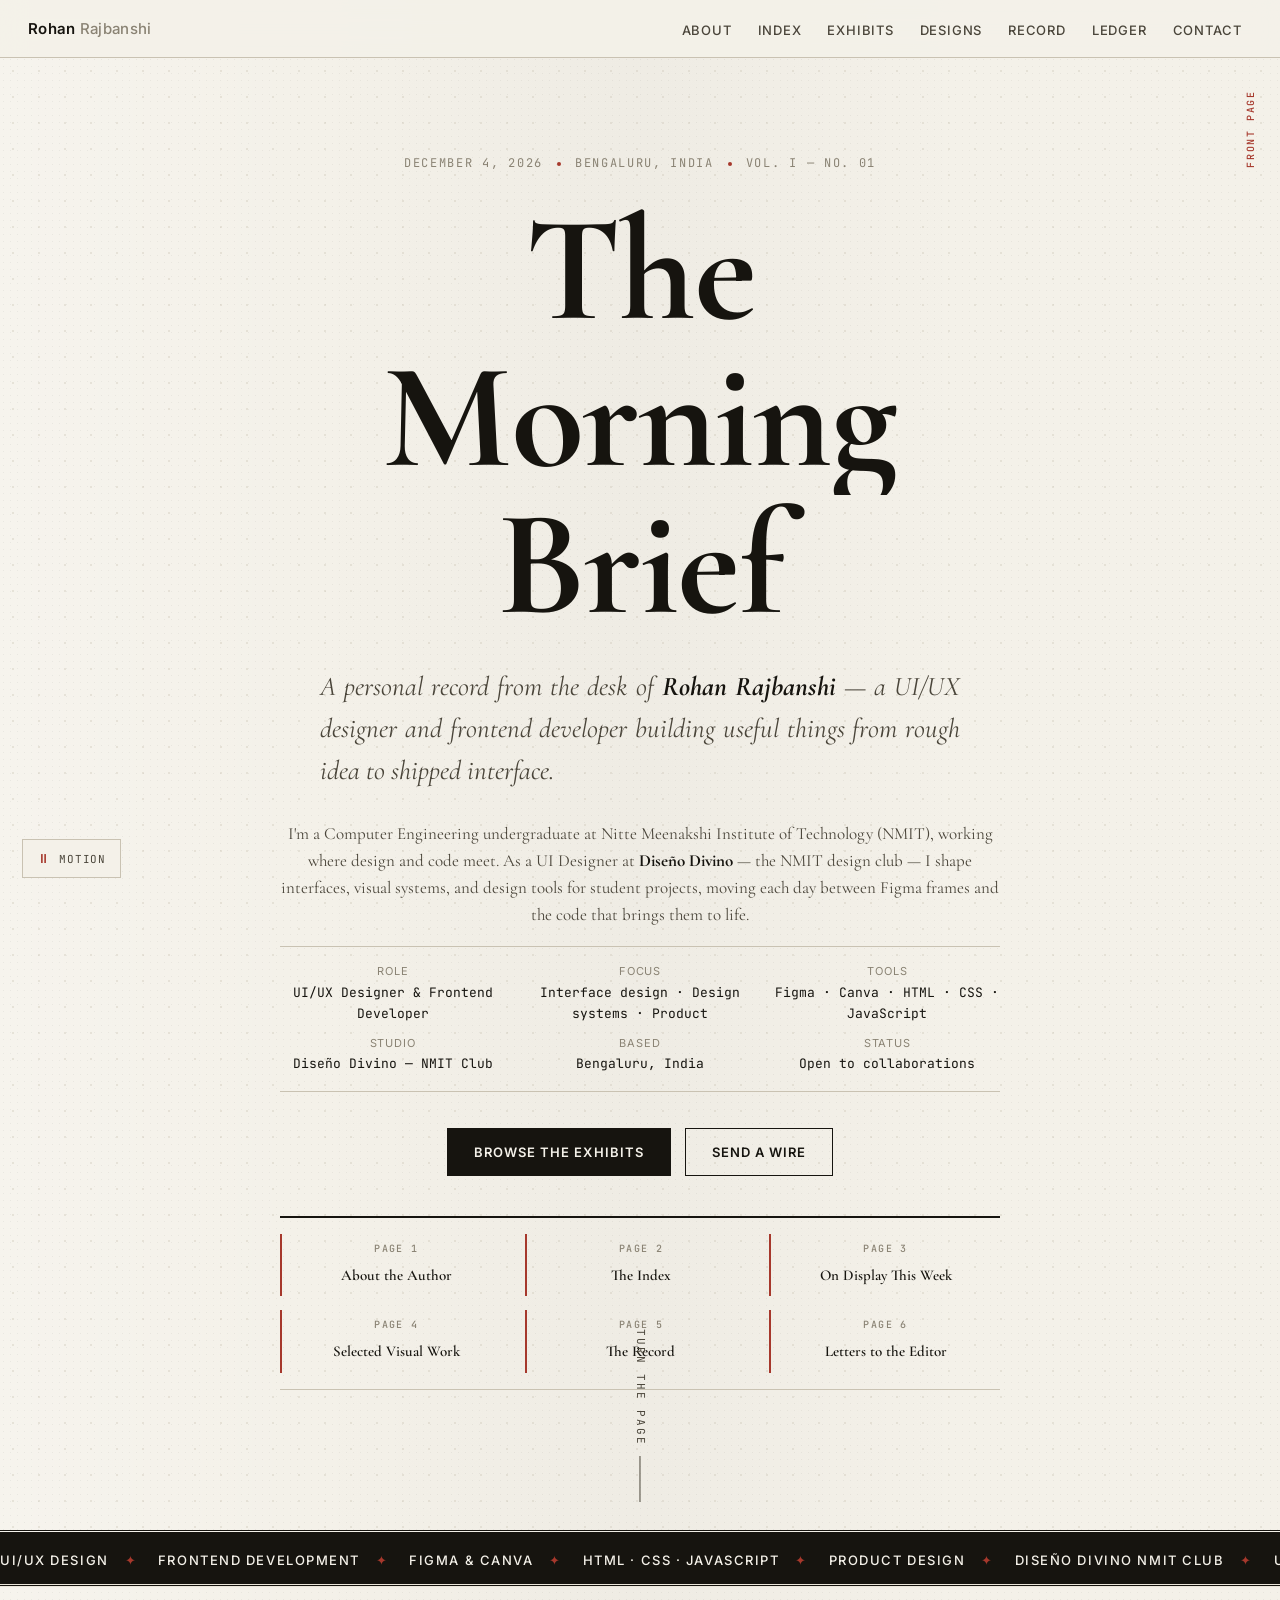
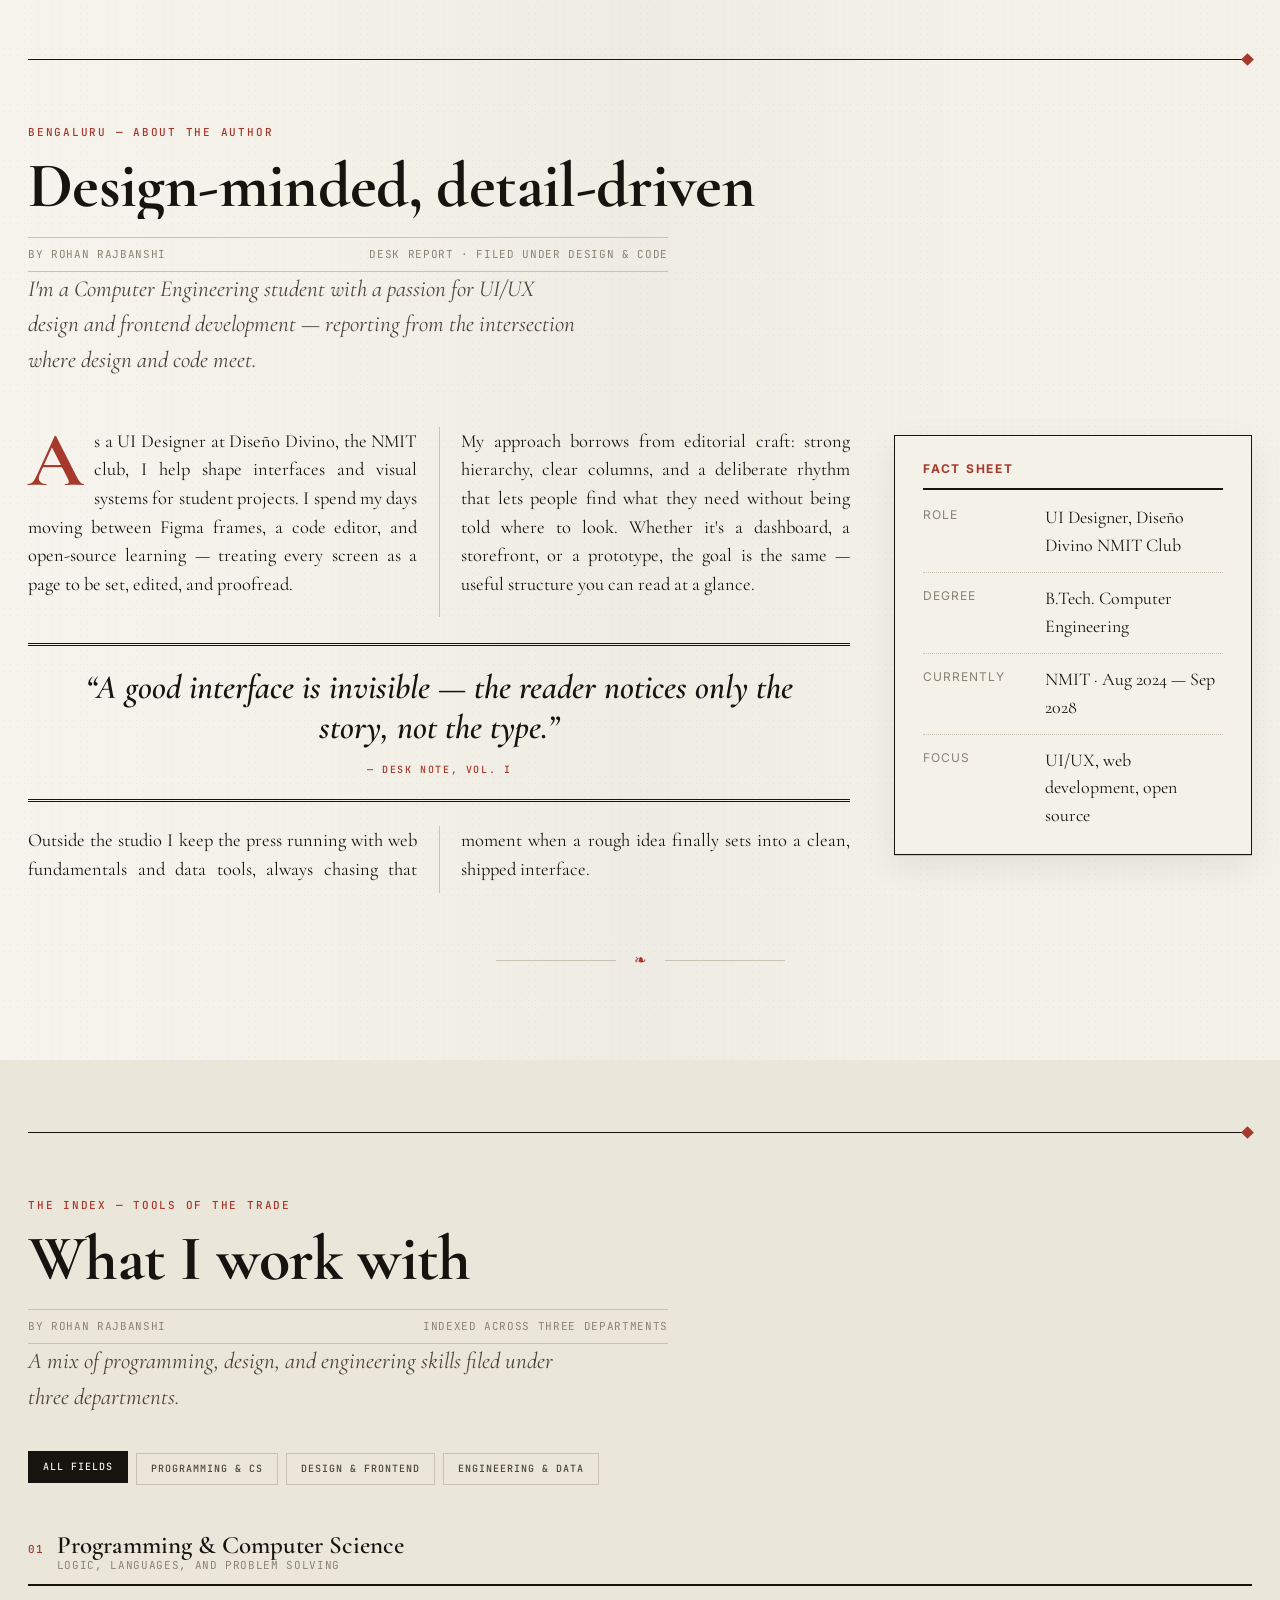
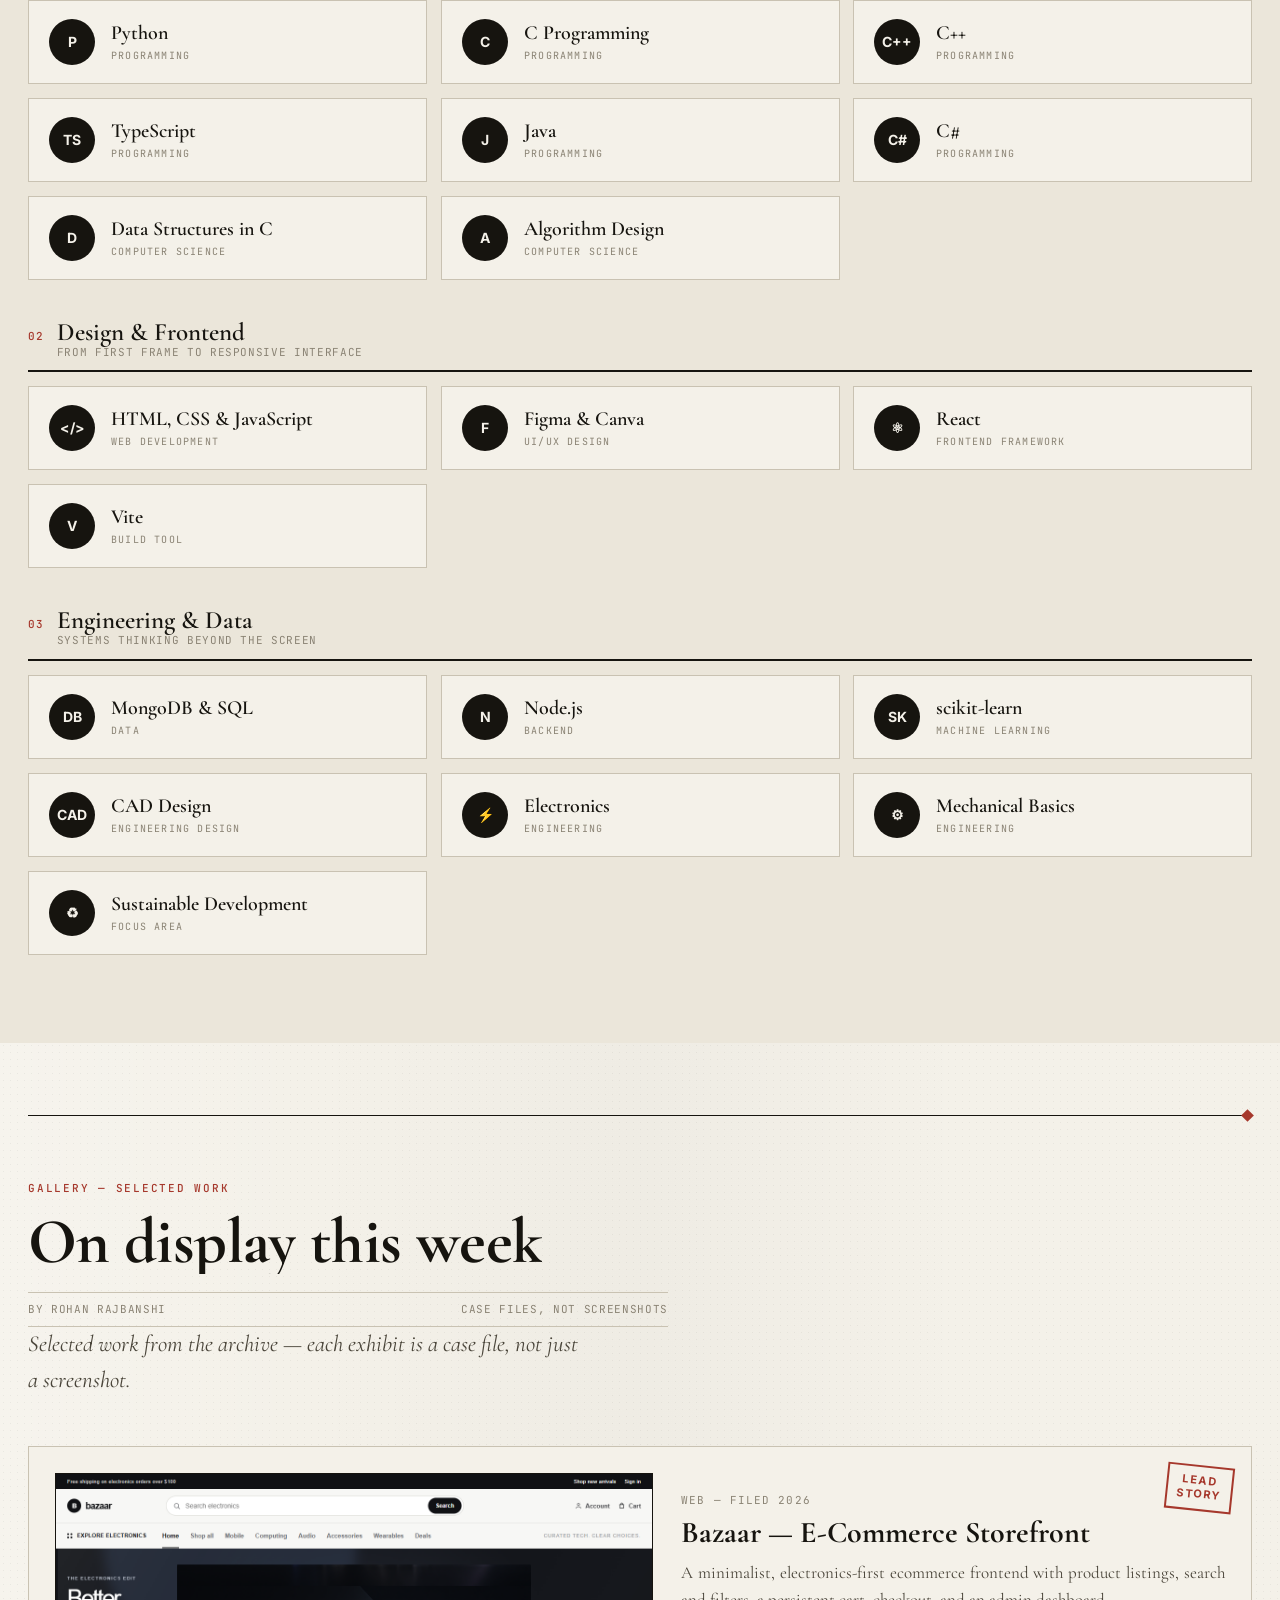
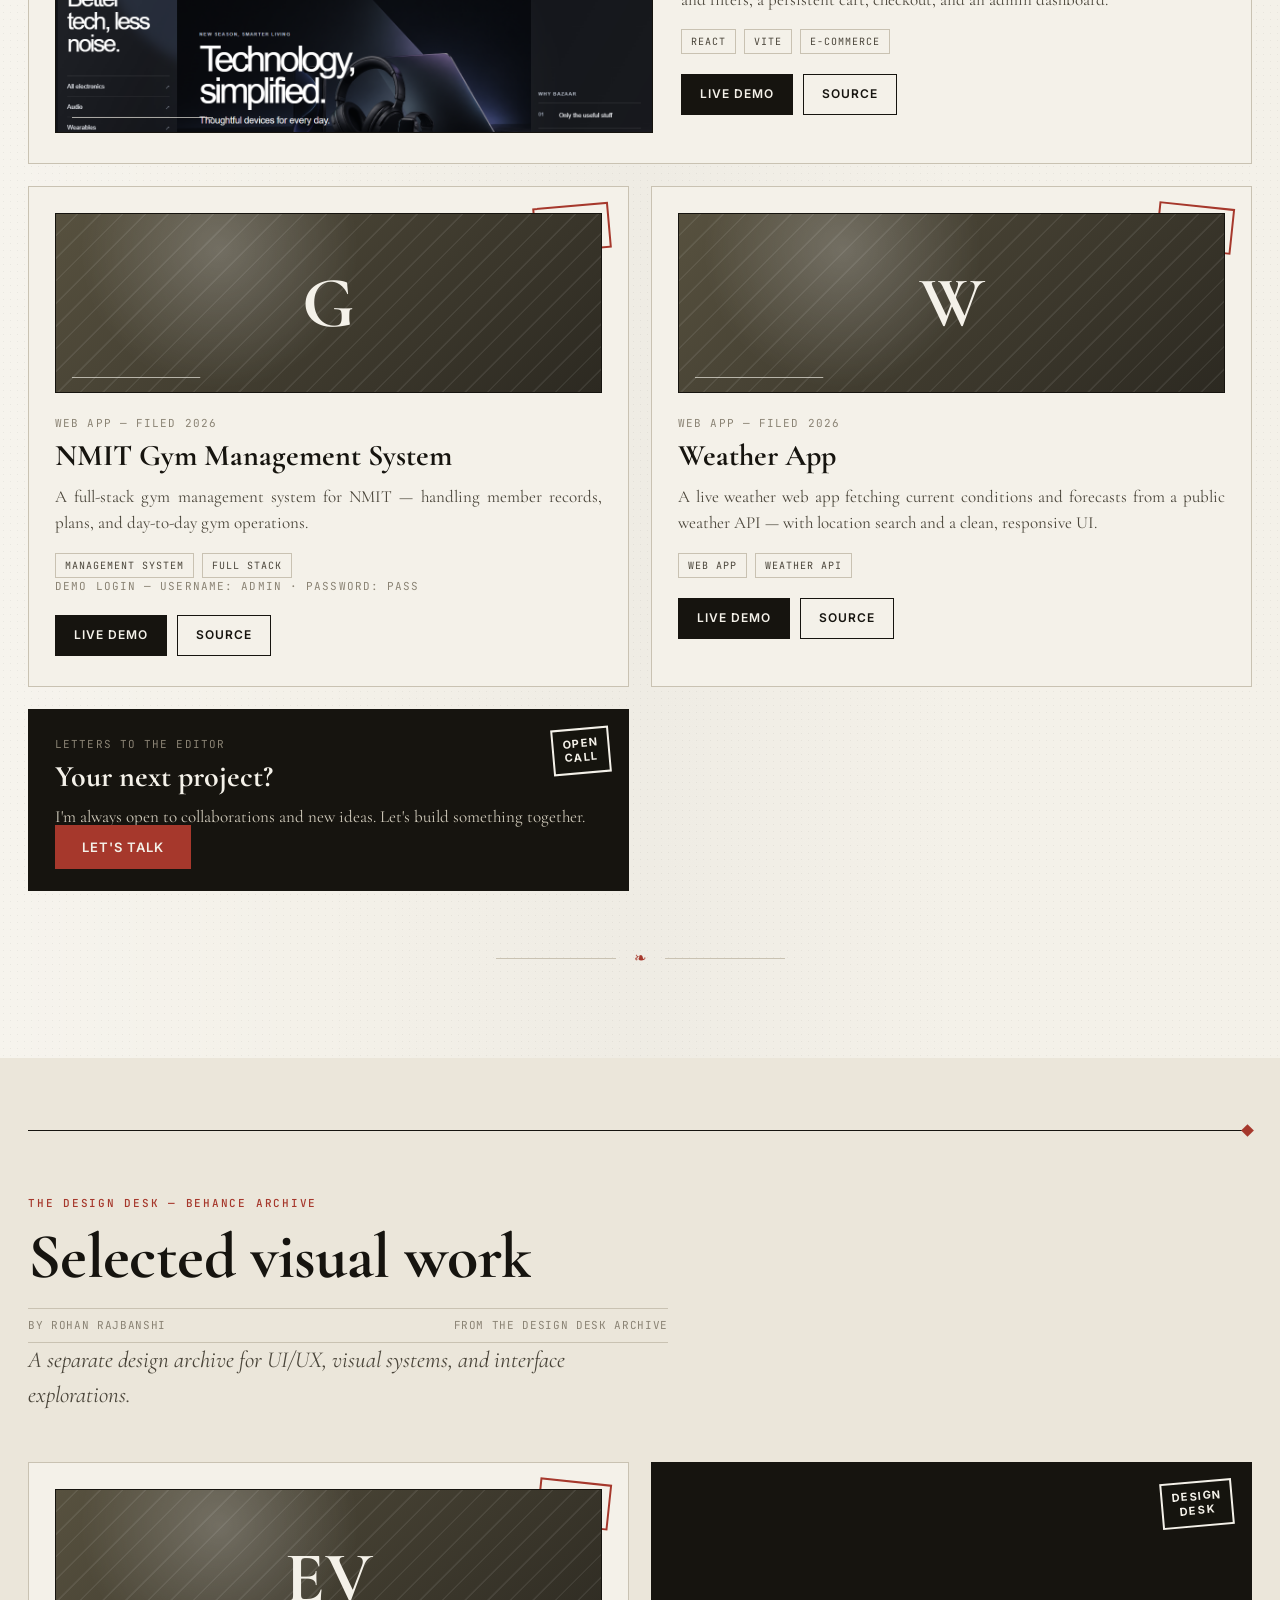
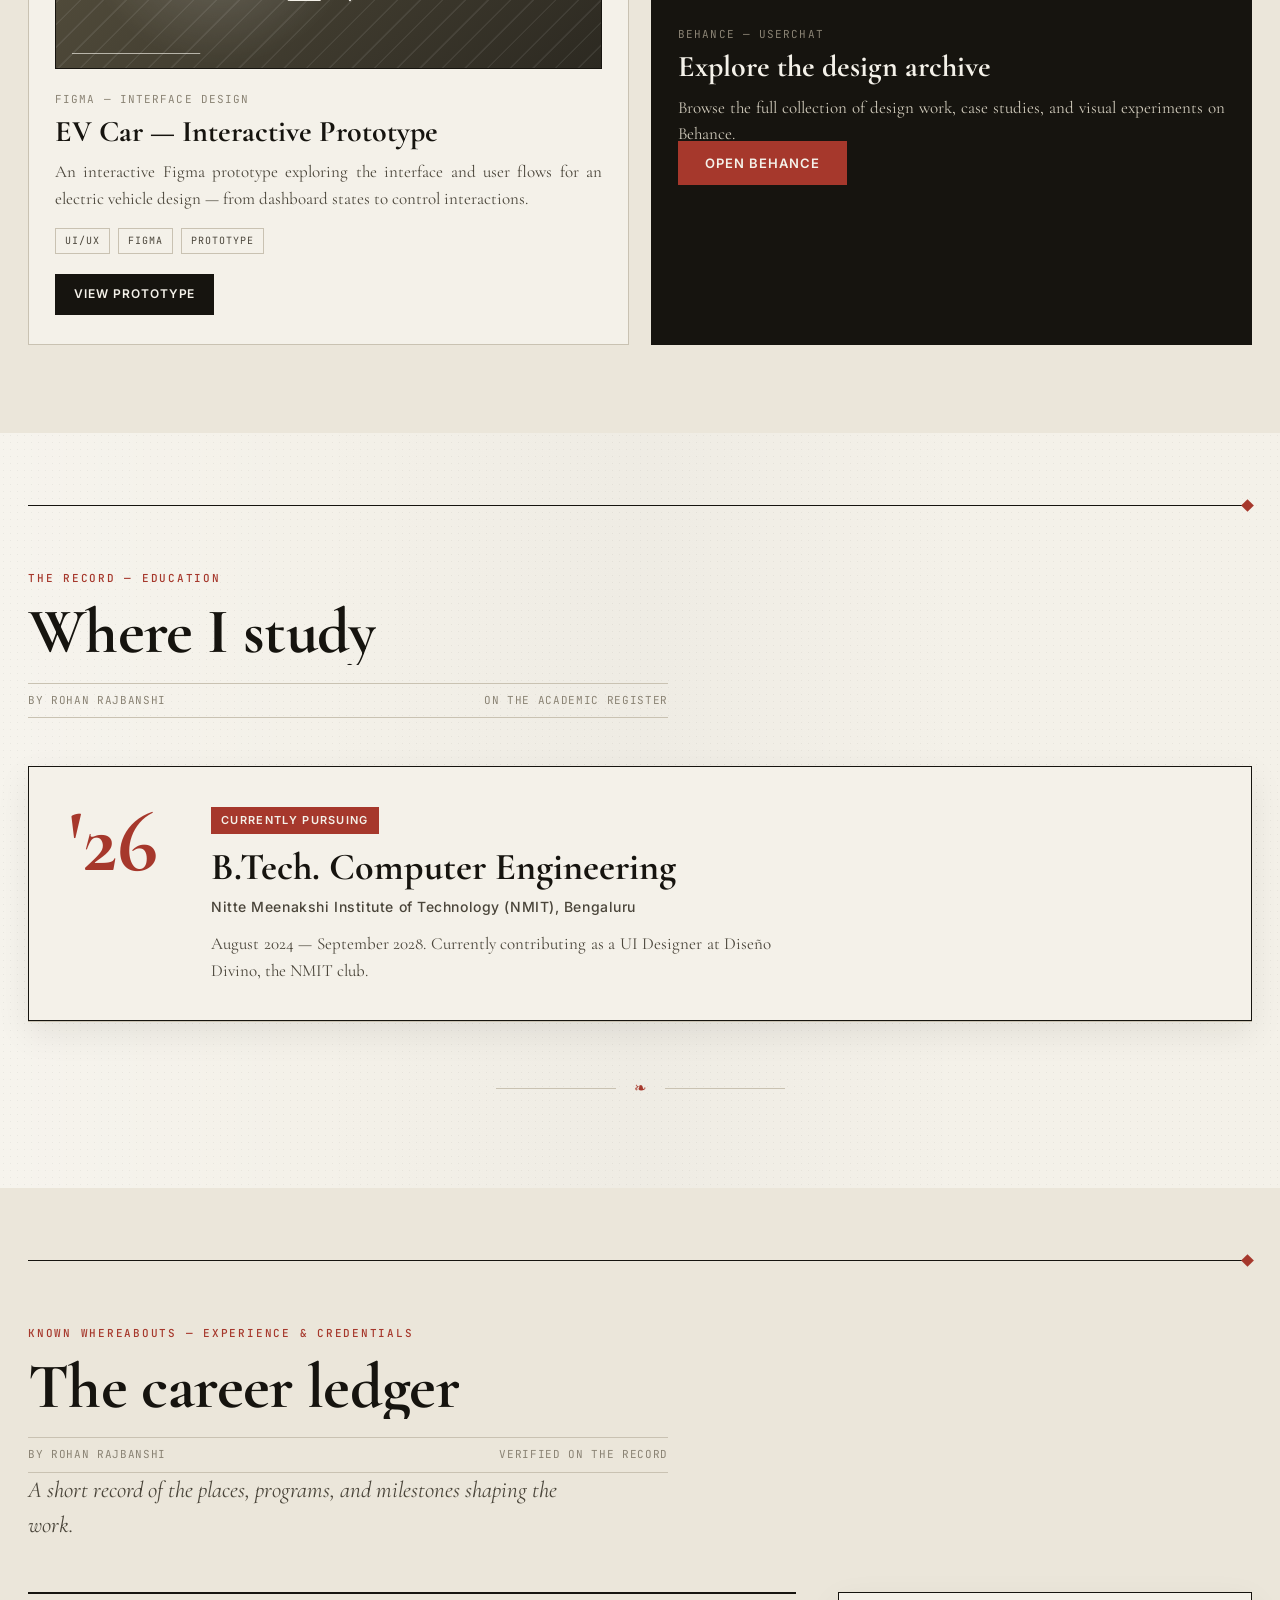
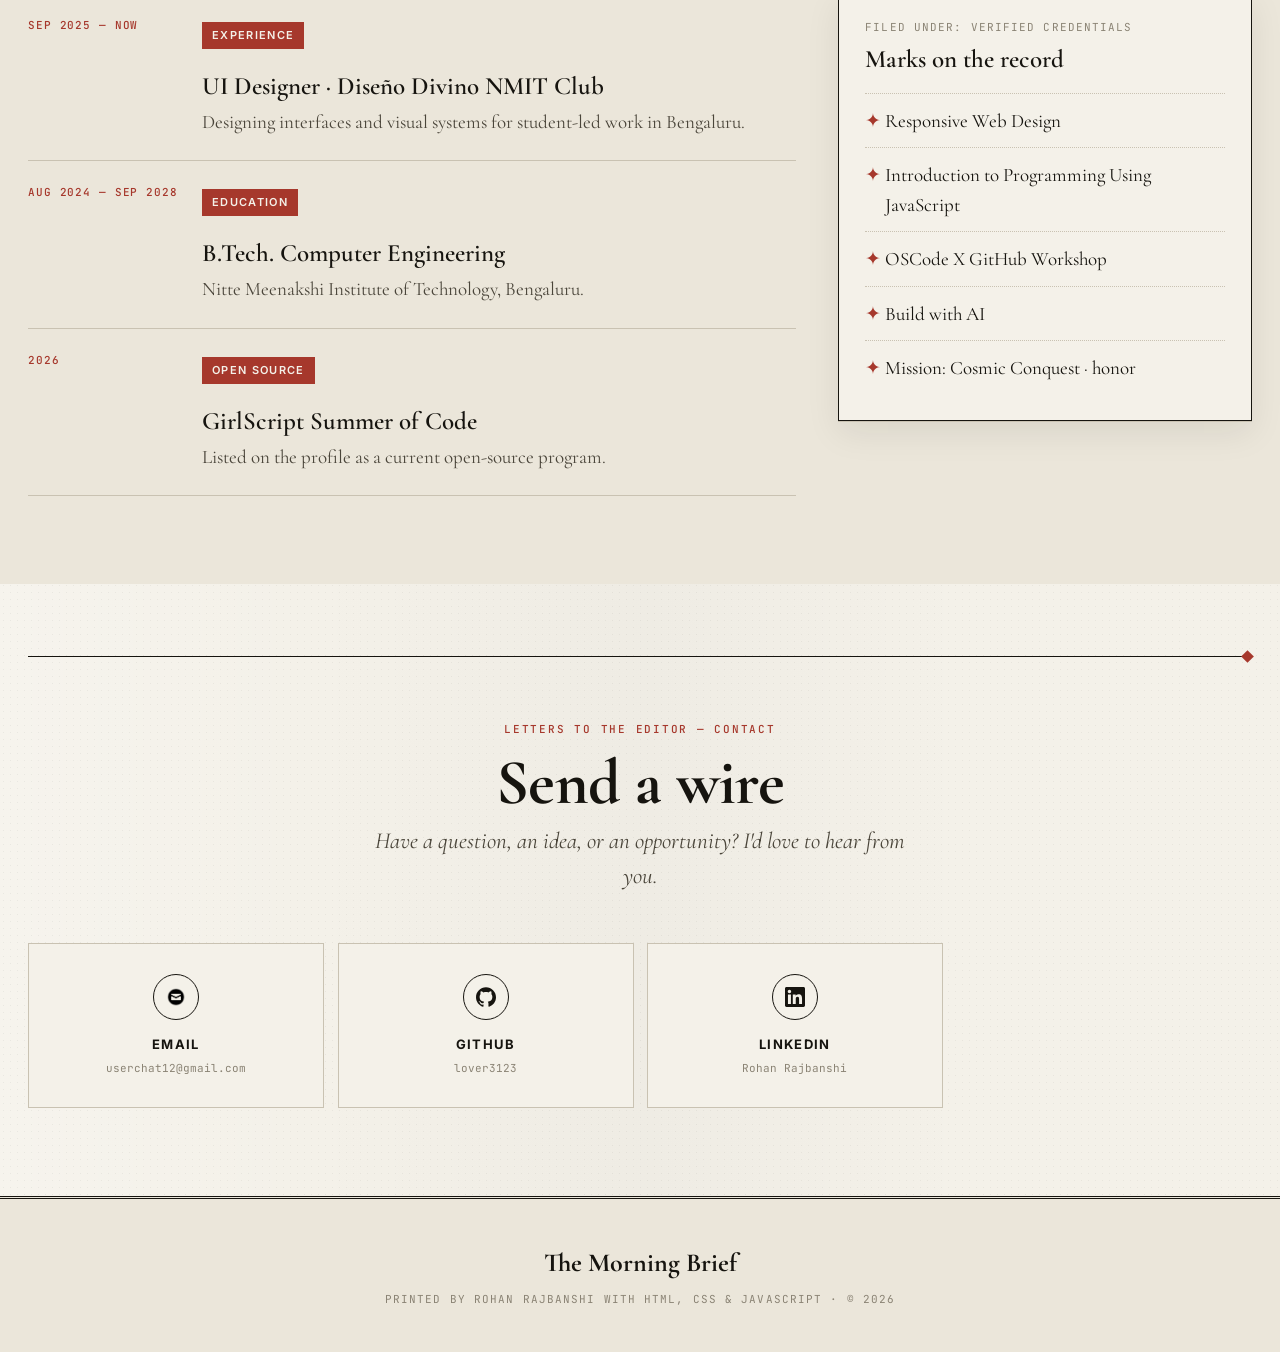
<file: index.html>
<!DOCTYPE html>
<html lang="en">
  <head>
    <meta charset="UTF-8" />
    <meta name="viewport" content="width=device-width, initial-scale=1.0" />
    <meta
      name="description"
      content="Portfolio of Rohan Rajbanshi — UI/UX designer and frontend developer, B.Tech. Computer Engineering student at NMIT. A newspaper-style edition of selected work."
    />
    <title>Rohan Rajbanshi — The Morning Brief</title>
    <link rel="icon" href="assets/images/flash.png" />
    <link rel="preconnect" href="https://fonts.googleapis.com" />
    <link rel="preconnect" href="https://fonts.gstatic.com" crossorigin />
    <link
      href="https://fonts.googleapis.com/css2?family=Cormorant+Garamond:ital,wght@0,500;0,600;0,700;1,500&family=Inter:wght@400;500;600;700&family=JetBrains+Mono:wght@400;500&display=swap"
      rel="stylesheet"
    />
    <link rel="stylesheet" href="style.css" />
  </head>
  <body>
    <div class="intro-curtain" id="introCurtain">
      <div class="intro-curtain__inner">
        <p class="intro-kicker">The Morning Brief · Vol. I</p>
        <p class="intro-title">Take the glass.<br /><em>Find the subject.</em></p>
        <div class="intro-line" aria-hidden="true"><span></span></div>
        <button class="intro-skip" id="introSkip" type="button">Skip intro <span>→</span></button>
      </div>
    </div>
    <!-- Scroll progress -->
    <div class="scroll-progress" id="scrollProgress" aria-hidden="true"></div>

    <!-- Cursor glow (desktop only) -->
    <div class="cursor-glow" id="cursorGlow" aria-hidden="true"></div>

    <!-- ===== Navigation ===== -->
    <nav class="navbar" id="navbar">
      <div class="nav-inner">
        <a href="#home" class="brand">Rohan <span>Rajbanshi</span></a>
        <ul class="nav-links" id="navLinks">
          <li><a href="#about">About</a></li>
          <li><a href="#skills">Index</a></li>
          <li><a href="#projects">Exhibits</a></li>
          <li><a href="#designs">Designs</a></li>
          <li><a href="#education">Record</a></li>
          <li><a href="#ledger">Ledger</a></li>
          <li><a href="#contact">Contact</a></li>
        </ul>
        <button class="hamburger" id="hamburger" aria-label="Toggle navigation" aria-expanded="false">
          <span></span>
          <span></span>
          <span></span>
        </button>
      </div>
    </nav>

    <!-- ===== Masthead ===== -->
    <header id="home" class="masthead">
      <div class="container">
        <p class="masthead-meta">
          <span id="mastheadDate"></span>
          <span class="masthead-dot" aria-hidden="true"></span>
          Bengaluru, India
          <span class="masthead-dot" aria-hidden="true"></span>
          Vol. I — No. 01
        </p>
        <h1 class="masthead-title">
          <span class="mt-line"><span class="word">The</span></span>
          <span class="mt-line"><span class="word">Morning</span></span>
          <span class="mt-line"><span class="word">Brief</span></span>
        </h1>
        <p class="masthead-deck">
          A personal record from the desk of <strong>Rohan Rajbanshi</strong> — a UI/UX designer and
          frontend developer building useful things from rough idea to shipped interface.
        </p>
        <div class="masthead-bio">
          <p>
            I'm a Computer Engineering undergraduate at Nitte Meenakshi Institute of Technology
            (NMIT), working where design and code meet. As a UI Designer at <strong>Diseño Divino</strong> —
            the NMIT design club — I shape interfaces, visual systems, and design tools for student
            projects, moving each day between Figma frames and the code that brings them to life.
          </p>
          <ul class="masthead-facts">
            <li><span>Role</span>UI/UX Designer &amp; Frontend Developer</li>
            <li><span>Focus</span>Interface design · Design systems · Product</li>
            <li><span>Tools</span>Figma · Canva · HTML · CSS · JavaScript</li>
            <li><span>Studio</span>Diseño Divino — NMIT Club</li>
            <li><span>Based</span>Bengaluru, India</li>
            <li><span>Status</span>Open to collaborations</li>
          </ul>
        </div>
        <div class="masthead-actions">
          <a href="#projects" class="btn btn-primary">Browse the Exhibits</a>
          <a href="#contact" class="btn btn-outline">Send a Wire</a>
        </div>
        <nav class="masthead-index" aria-label="In this edition">
          <a href="#about"><span>Page 1</span><strong>About the Author</strong></a>
          <a href="#skills"><span>Page 2</span><strong>The Index</strong></a>
          <a href="#projects"><span>Page 3</span><strong>On Display This Week</strong></a>
          <a href="#designs"><span>Page 4</span><strong>Selected Visual Work</strong></a>
          <a href="#education"><span>Page 5</span><strong>The Record</strong></a>
          <a href="#contact"><span>Page 6</span><strong>Letters to the Editor</strong></a>
        </nav>
      </div>
      <a href="#about" class="scroll-cue" aria-label="Scroll down to the first article">
        <span class="scroll-cue-text">Turn the page</span>
        <span class="scroll-cue-line"></span>
      </a>
    </header>

    <!-- ===== Ticker ===== -->
    <div class="ticker" aria-hidden="true">
      <div class="ticker-track" id="tickerTrack">
        <span>UI/UX Design</span><span class="ticker-star">✦</span>
        <span>Frontend Development</span><span class="ticker-star">✦</span>
        <span>Figma &amp; Canva</span><span class="ticker-star">✦</span>
        <span>HTML · CSS · JavaScript</span><span class="ticker-star">✦</span>
        <span>Product Design</span><span class="ticker-star">✦</span>
        <span>Diseño Divino NMIT Club</span><span class="ticker-star">✦</span>
        <span>UI/UX Design</span><span class="ticker-star">✦</span>
        <span>Frontend Development</span><span class="ticker-star">✦</span>
        <span>Figma &amp; Canva</span><span class="ticker-star">✦</span>
        <span>HTML · CSS · JavaScript</span><span class="ticker-star">✦</span>
        <span>Product Design</span><span class="ticker-star">✦</span>
        <span>Diseño Divino NMIT Club</span><span class="ticker-star">✦</span>
      </div>
    </div>

    <main>
      <!-- ===== Article: About ===== -->
      <section id="about" class="article">
        <div class="container">
          <div class="rule rule-draw" aria-hidden="true"></div>
          <div class="section-head">
            <p class="dateline">BENGALURU — ABOUT THE AUTHOR</p>
            <h2>Design-minded, detail-driven</h2>
            <p class="byline">By Rohan Rajbanshi <span>Desk report · Filed under design &amp; code</span></p>
            <p class="lead">
              I'm a Computer Engineering student with a passion for UI/UX design and frontend
              development — reporting from the intersection where design and code meet.
            </p>
          </div>
          <div class="about-grid">
            <div class="about-story">
              <p class="dropcap">
                As a UI Designer at Diseño Divino, the NMIT club, I help shape interfaces and visual
                systems for student projects. I spend my days moving between Figma frames, a code
                editor, and open-source learning — treating every screen as a page to be set, edited,
                and proofread.
              </p>
              <p>
                My approach borrows from editorial craft: strong hierarchy, clear columns, and a
                deliberate rhythm that lets people find what they need without being told where to
                look. Whether it's a dashboard, a storefront, or a prototype, the goal is the same —
                useful structure you can read at a glance.
              </p>
              <blockquote class="pullquote">
                “A good interface is invisible — the reader notices only the story, not the type.”
                <span class="pq-attr">— Desk note, Vol. I</span>
              </blockquote>
              <p>
                Outside the studio I keep the press running with web fundamentals and data tools,
                always chasing that moment when a rough idea finally sets into a clean, shipped
                interface.
              </p>
            </div>
            <aside class="fact-sheet">
              <h3>Fact sheet</h3>
              <dl>
                <div>
                  <dt>Role</dt>
                  <dd>UI Designer, Diseño Divino NMIT Club</dd>
                </div>
                <div>
                  <dt>Degree</dt>
                  <dd>B.Tech. Computer Engineering</dd>
                </div>
                <div>
                  <dt>Currently</dt>
                  <dd>NMIT · Aug 2024 — Sep 2028</dd>
                </div>
                <div>
                  <dt>Focus</dt>
                  <dd>UI/UX, web development, open source</dd>
                </div>
              </dl>
            </aside>
          </div>
          <div class="endmark" aria-hidden="true">❧</div>
        </div>
      </section>

      <!-- ===== Article: Skills / Index ===== -->
      <section id="skills" class="article">
        <div class="container">
          <div class="rule rule-draw" aria-hidden="true"></div>
          <div class="section-head">
            <p class="dateline">THE INDEX — TOOLS OF THE TRADE</p>
            <h2>What I work with</h2>
            <p class="byline">By Rohan Rajbanshi <span>Indexed across three departments</span></p>
            <p class="lead">
              A mix of programming, design, and engineering skills filed under three departments.
            </p>
          </div>
          <div class="skill-filter" role="group" aria-label="Filter skills by field">
            <button class="skill-filter-button is-active" type="button" data-skill-filter="all" aria-pressed="true">All fields</button>
            <button class="skill-filter-button" type="button" data-skill-filter="programming" aria-pressed="false">Programming &amp; CS</button>
            <button class="skill-filter-button" type="button" data-skill-filter="design" aria-pressed="false">Design &amp; Frontend</button>
            <button class="skill-filter-button" type="button" data-skill-filter="engineering" aria-pressed="false">Engineering &amp; Data</button>
          </div>
          <div class="skills-grid">
            <div class="skill-category-label"><span>01</span><strong>Programming &amp; Computer Science</strong><small>Logic, languages, and problem solving</small></div>
            <div class="skill-card">
              <div class="skill-icon">P</div>
              <div>
                <h3>Python</h3>
                <p class="skill-tag">Programming</p>
              </div>
            </div>
            <div class="skill-card">
              <div class="skill-icon">C</div>
              <div>
                <h3>C Programming</h3>
                <p class="skill-tag">Programming</p>
              </div>
            </div>
            <div class="skill-card">
              <div class="skill-icon">C++</div>
              <div>
                <h3>C++</h3>
                <p class="skill-tag">Programming</p>
              </div>
            </div>
            <div class="skill-card">
              <div class="skill-icon">TS</div>
              <div>
                <h3>TypeScript</h3>
                <p class="skill-tag">Programming</p>
              </div>
            </div>
            <div class="skill-card">
              <div class="skill-icon">J</div>
              <div>
                <h3>Java</h3>
                <p class="skill-tag">Programming</p>
              </div>
            </div>
            <div class="skill-card">
              <div class="skill-icon">C#</div>
              <div>
                <h3>C#</h3>
                <p class="skill-tag">Programming</p>
              </div>
            </div>
            <div class="skill-card">
              <div class="skill-icon">D</div>
              <div>
                <h3>Data Structures in C</h3>
                <p class="skill-tag">Computer Science</p>
              </div>
            </div>
            <div class="skill-card">
              <div class="skill-icon">A</div>
              <div>
                <h3>Algorithm Design</h3>
                <p class="skill-tag">Computer Science</p>
              </div>
            </div>
            <div class="skill-category-label"><span>02</span><strong>Design &amp; Frontend</strong><small>From first frame to responsive interface</small></div>
            <div class="skill-card">
              <div class="skill-icon">&lt;/&gt;</div>
              <div>
                <h3>HTML, CSS &amp; JavaScript</h3>
                <p class="skill-tag">Web Development</p>
              </div>
            </div>
            <div class="skill-card">
              <div class="skill-icon">F</div>
              <div>
                <h3>Figma &amp; Canva</h3>
                <p class="skill-tag">UI/UX Design</p>
              </div>
            </div>
            <div class="skill-card">
              <div class="skill-icon">⚛</div>
              <div>
                <h3>React</h3>
                <p class="skill-tag">Frontend Framework</p>
              </div>
            </div>
            <div class="skill-card">
              <div class="skill-icon">V</div>
              <div>
                <h3>Vite</h3>
                <p class="skill-tag">Build Tool</p>
              </div>
            </div>
            <div class="skill-category-label"><span>03</span><strong>Engineering &amp; Data</strong><small>Systems thinking beyond the screen</small></div>
            <div class="skill-card">
              <div class="skill-icon">DB</div>
              <div>
                <h3>MongoDB &amp; SQL</h3>
                <p class="skill-tag">Data</p>
              </div>
            </div>
            <div class="skill-card">
              <div class="skill-icon">N</div>
              <div>
                <h3>Node.js</h3>
                <p class="skill-tag">Backend</p>
              </div>
            </div>
            <div class="skill-card">
              <div class="skill-icon">SK</div>
              <div>
                <h3>scikit-learn</h3>
                <p class="skill-tag">Machine Learning</p>
              </div>
            </div>
            <div class="skill-card">
              <div class="skill-icon">CAD</div>
              <div>
                <h3>CAD Design</h3>
                <p class="skill-tag">Engineering Design</p>
              </div>
            </div>
            <div class="skill-card">
              <div class="skill-icon">⚡</div>
              <div>
                <h3>Electronics</h3>
                <p class="skill-tag">Engineering</p>
              </div>
            </div>
            <div class="skill-card">
              <div class="skill-icon">⚙</div>
              <div>
                <h3>Mechanical Basics</h3>
                <p class="skill-tag">Engineering</p>
              </div>
            </div>
            <div class="skill-card">
              <div class="skill-icon">♻</div>
              <div>
                <h3>Sustainable Development</h3>
                <p class="skill-tag">Focus Area</p>
              </div>
            </div>
          </div>
        </div>
      </section>

      <!-- ===== Article: Projects / Exhibits ===== -->
      <section id="projects" class="article">
        <div class="container">
          <div class="rule rule-draw" aria-hidden="true"></div>
          <div class="section-head">
            <p class="dateline">GALLERY — SELECTED WORK</p>
            <h2>On display this week</h2>
            <p class="byline">By Rohan Rajbanshi <span>Case files, not screenshots</span></p>
            <p class="lead">
              Selected work from the archive — each exhibit is a case file, not just a screenshot.
            </p>
          </div>

          <div class="exhibits">
            <article class="exhibit exhibit-featured">
              <div class="exhibit-stamp" aria-hidden="true">Lead<br />Story</div>
              <div class="exhibit-cover cover-bazaar">
                <img src="assets/images/bazaar.png" alt="Bazaar e-commerce storefront screenshot" />
              </div>
              <div class="exhibit-body">
                <p class="exhibit-meta">Web — Filed 2026</p>
                <h3>Bazaar — E-Commerce Storefront</h3>
                <p>
                  A minimalist, electronics-first ecommerce frontend with product listings, search
                  and filters, a persistent cart, checkout, and an admin dashboard.
                </p>
                <div class="exhibit-tags">
                  <span class="tag">React</span>
                  <span class="tag">Vite</span>
                  <span class="tag">E-Commerce</span>
                </div>
                <div class="exhibit-links">
                  <a class="btn btn-primary" href="https://e-commerce-project-eight-kappa.vercel.app" target="_blank" rel="noopener">Live Demo</a>
                  <a class="btn btn-outline" href="https://github.com/lover3123/E-commerce-Project" target="_blank" rel="noopener">Source</a>
                </div>
              </div>
            </article>

            <article class="exhibit">
              <div class="exhibit-stamp" aria-hidden="true">Exhibit<br />01</div>
              <div class="exhibit-cover cover-site" aria-hidden="true">G</div>
              <div class="exhibit-body">
                <p class="exhibit-meta">Web App — Filed 2026</p>
                <h3>NMIT Gym Management System</h3>
                <p>
                  A full-stack gym management system for NMIT — handling member records,
                  plans, and day-to-day gym operations.
                </p>
                <div class="exhibit-tags">
                  <span class="tag">Management System</span>
                  <span class="tag">Full Stack</span>
                </div>
                <p class="exhibit-meta">Demo login — username: admin · password: pass</p>
                <div class="exhibit-links">
                  <a class="btn btn-primary" href="https://gym-management-system-one-red.vercel.app/" target="_blank" rel="noopener noreferrer">Live Demo</a>
                  <a class="btn btn-outline" href="https://github.com/lover3123/GYM-MANAGEMENT_SYSTEM.git" target="_blank" rel="noopener noreferrer">Source</a>
                </div>
              </div>
            </article>

            <article class="exhibit">
              <div class="exhibit-stamp" aria-hidden="true">Exhibit<br />02</div>
              <div class="exhibit-cover cover-site" aria-hidden="true">W</div>
              <div class="exhibit-body">
                <p class="exhibit-meta">Web App — Filed 2026</p>
                <h3>Weather App</h3>
                <p>
                  A live weather web app fetching current conditions and forecasts from a public
                  weather API — with location search and a clean, responsive UI.
                </p>
                <div class="exhibit-tags">
                  <span class="tag">Web App</span>
                  <span class="tag">Weather API</span>
                </div>
                <div class="exhibit-links">
                  <a class="btn btn-primary" href="https://weatherhelp.onrender.com/" target="_blank" rel="noopener noreferrer">Live Demo</a>
                  <a class="btn btn-outline" href="https://github.com/lover3123/weather-app.git" target="_blank" rel="noopener noreferrer">Source</a>
                </div>
              </div>
            </article>

            <article class="exhibit exhibit-cta">
              <div class="exhibit-stamp" aria-hidden="true">Open<br />Call</div>
              <div class="exhibit-body">
                <p class="exhibit-meta">Letters to the Editor</p>
                <h3>Your next project?</h3>
                <p>
                  I'm always open to collaborations and new ideas. Let's build something together.
                </p>
                <a href="#contact" class="btn btn-primary">Let's Talk</a>
              </div>
            </article>
          </div>
          <div class="endmark" aria-hidden="true">❧</div>
        </div>
      </section>

      <!-- ===== Article: Designs ===== -->
      <section id="designs" class="article">
        <div class="container">
          <div class="rule rule-draw" aria-hidden="true"></div>
          <div class="section-head">
            <p class="dateline">THE DESIGN DESK — BEHANCE ARCHIVE</p>
            <h2>Selected visual work</h2>
            <p class="byline">By Rohan Rajbanshi <span>From the design desk archive</span></p>
            <p class="lead">
              A separate design archive for UI/UX, visual systems, and interface explorations.
            </p>
          </div>

          <div class="exhibits">
            <article class="exhibit">
              <div class="exhibit-stamp" aria-hidden="true">Design<br />01</div>
              <div class="exhibit-cover cover-site" aria-hidden="true">EV</div>
              <div class="exhibit-body">
                <p class="exhibit-meta">Figma — Interface Design</p>
                <h3>EV Car — Interactive Prototype</h3>
                <p>
                  An interactive Figma prototype exploring the interface and user flows for an
                  electric vehicle design — from dashboard states to control interactions.
                </p>
                <div class="exhibit-tags">
                  <span class="tag">UI/UX</span>
                  <span class="tag">Figma</span>
                  <span class="tag">Prototype</span>
                </div>
                <div class="exhibit-links">
                  <a class="btn btn-primary" href="https://www.figma.com/proto/cbJIu8oPAEhCcLtLwDd1cD/ev-car-design?node-id=13-421&t=JkBOvBOGFRrFeVxt-1&scaling=scale-down&content-scaling=fixed&page-id=0%3A1&starting-point-node-id=8%3A311&show-proto-sidebar=1" target="_blank" rel="noopener noreferrer">View Prototype</a>
                </div>
              </div>
            </article>

            <article class="exhibit exhibit-cta">
              <div class="exhibit-stamp" aria-hidden="true">Design<br />Desk</div>
              <div class="exhibit-body">
                <p class="exhibit-meta">Behance — Userchat</p>
                <h3>Explore the design archive</h3>
                <p>
                  Browse the full collection of design work, case studies, and visual experiments on
                  Behance.
                </p>
                <a
                  class="btn btn-primary"
                  href="https://www.behance.net/userchat"
                  target="_blank"
                  rel="noopener noreferrer"
                >
                  Open Behance
                </a>
              </div>
            </article>
          </div>
        </div>
      </section>

      <!-- ===== Article: Education / Record ===== -->
      <section id="education" class="article">
        <div class="container">
          <div class="rule rule-draw" aria-hidden="true"></div>
          <div class="section-head">
            <p class="dateline">THE RECORD — EDUCATION</p>
            <h2>Where I study</h2>
            <p class="byline">By Rohan Rajbanshi <span>On the academic register</span></p>
          </div>
          <div class="record-card">
            <div class="record-year" aria-hidden="true">'26</div>
            <div class="record-body">
              <span class="record-badge">Currently pursuing</span>
              <h3>B.Tech. Computer Engineering</h3>
              <p class="record-school">Nitte Meenakshi Institute of Technology (NMIT), Bengaluru</p>
              <p class="record-note">
                August 2024 — September 2028. Currently contributing as a UI Designer at Diseño
                Divino, the NMIT club.
              </p>
            </div>
          </div>
          <div class="endmark" aria-hidden="true">❧</div>
        </div>
      </section>

      <!-- ===== Article: Ledger / Experience and credentials ===== -->
      <section id="ledger" class="article ledger-section">
        <div class="container">
          <div class="rule rule-draw" aria-hidden="true"></div>
          <div class="section-head">
            <p class="dateline">KNOWN WHEREABOUTS — EXPERIENCE &amp; CREDENTIALS</p>
            <h2>The career ledger</h2>
            <p class="byline">By Rohan Rajbanshi <span>Verified on the record</span></p>
            <p class="lead">A short record of the places, programs, and milestones shaping the work.</p>
          </div>
          <div class="ledger-grid">
            <div class="ledger-list">
              <article class="ledger-entry">
                <p class="ledger-date">Sep 2025 — Now</p>
                <div><span class="record-badge">Experience</span><h3>UI Designer · Diseño Divino NMIT Club</h3><p>Designing interfaces and visual systems for student-led work in Bengaluru.</p></div>
              </article>
              <article class="ledger-entry">
                <p class="ledger-date">Aug 2024 — Sep 2028</p>
                <div><span class="record-badge">Education</span><h3>B.Tech. Computer Engineering</h3><p>Nitte Meenakshi Institute of Technology, Bengaluru.</p></div>
              </article>
              <article class="ledger-entry">
                <p class="ledger-date">2026</p>
                <div><span class="record-badge">Open source</span><h3>GirlScript Summer of Code</h3><p>Listed on the profile as a current open-source program.</p></div>
              </article>
            </div>
            <aside class="credentials-card">
              <p class="exhibit-meta">Filed under: verified credentials</p>
              <h3>Marks on the record</h3>
              <ul>
                <li>Responsive Web Design</li>
                <li>Introduction to Programming Using JavaScript</li>
                <li>OSCode X GitHub Workshop</li>
                <li>Build with AI</li>
                <li>Mission: Cosmic Conquest · honor</li>
              </ul>
            </aside>
          </div>
        </div>
      </section>

      <!-- ===== Article: Contact ===== -->
      <section id="contact" class="article">
        <div class="container">
          <div class="rule rule-draw" aria-hidden="true"></div>
          <div class="section-head center">
            <p class="dateline">LETTERS TO THE EDITOR — CONTACT</p>
            <h2>Send a wire</h2>
            <p class="lead">Have a question, an idea, or an opportunity? I'd love to hear from you.</p>
          </div>
          <div class="contact-grid">
            <a class="contact-card" href="mailto:userchat12@gmail.com">
              <div class="contact-icon">
                <img src="assets/images/envelope.png" alt="Email icon" />
              </div>
              <h3>Email</h3>
              <p>userchat12@gmail.com</p>
            </a>
            <a class="contact-card" href="https://github.com/lover3123" target="_blank" rel="noopener">
              <div class="contact-icon">
                <svg viewBox="0 0 24 24" aria-hidden="true">
                  <path d="M12 .297c-6.63 0-12 5.373-12 12 0 5.303 3.438 9.8 8.205 11.385.6.113.82-.258.82-.577 0-.285-.01-1.04-.015-2.04-3.338.724-4.042-1.61-4.042-1.61C4.422 18.07 3.633 17.7 3.633 17.7c-1.087-.744.084-.729.084-.729 1.205.084 1.838 1.236 1.838 1.236 1.07 1.835 2.809 1.305 3.495.998.108-.776.417-1.305.76-1.605-2.665-.3-5.466-1.332-5.466-5.93 0-1.31.465-2.38 1.235-3.22-.135-.303-.54-1.523.105-3.176 0 0 1.005-.322 3.3 1.23.96-.267 1.98-.399 3-.405 1.02.006 2.04.138 3 .405 2.28-1.552 3.285-1.23 3.285-1.23.645 1.653.24 2.873.12 3.176.765.84 1.23 1.91 1.23 3.22 0 4.61-2.805 5.625-5.475 5.92.42.36.81 1.096.81 2.22 0 1.606-.015 2.896-.015 3.286 0 .315.21.69.825.57C20.565 22.092 24 17.592 24 12.297c0-6.627-5.373-12-12-12" />
                </svg>
              </div>
              <h3>GitHub</h3>
              <p>lover3123</p>
            </a>
            <a class="contact-card" href="https://www.linkedin.com/in/rohan-rajbanshi-773882386/" target="_blank" rel="noopener">
              <div class="contact-icon">
                <svg viewBox="0 0 24 24" aria-hidden="true">
                  <path d="M20.447 20.452h-3.554v-5.569c0-1.328-.027-3.037-1.852-3.037-1.853 0-2.136 1.445-2.136 2.939v5.667H9.351V9h3.414v1.561h.046c.477-.9 1.637-1.85 3.37-1.85 3.601 0 4.267 2.37 4.267 5.455v6.286zM5.337 7.433c-1.144 0-2.063-.926-2.063-2.065 0-1.138.92-2.063 2.063-2.063 1.14 0 2.064.925 2.064 2.063 0 1.139-.925 2.065-2.064 2.065zm1.782 13.019H3.555V9h3.564v11.452zM22.225 0H1.771C.792 0 0 .774 0 1.729v20.542C0 23.227.792 24 1.771 24h20.451C23.2 24 24 23.227 24 22.271V1.729C24 .774 23.2 0 22.225 0z" />
                </svg>
              </div>
              <h3>LinkedIn</h3>
              <p>Rohan Rajbanshi</p>
            </a>
          </div>
        </div>
      </section>
    </main>

    <!-- ===== Colophon / Footer ===== -->
    <footer>
      <div class="container">
        <p class="footer-brand">The Morning Brief</p>
        <p class="footer-text">
          Printed by Rohan Rajbanshi with HTML, CSS &amp; JavaScript · © <span id="year"></span>
        </p>
      </div>
    </footer>

    <!-- Scroll to top -->
    <button id="scrollTop" aria-label="Scroll back to top">↑</button>

    <!-- Motion toggle -->
    <button
      class="motion-toggle"
      id="motionToggle"
      aria-label="Toggle animations"
      aria-pressed="false"
      title="Turn page animations on or off"
    >
      <span class="motion-toggle-icon">▶</span>
      <span class="motion-toggle-label">Motion</span>
    </button>

    <script src="script.js"></script>
  </body>
</html>
</file>
<file: style.css>
/* ==========================================================
   The Morning Brief — Rohan Rajbanshi's portfolio, printed
   in the style of a daily newspaper.
   Paper · Ink · Stamp · Serif / Gothic / Mono
   ========================================================== */

:root {
  --paper: #f4f1e9;
  --paper-deep: #ebe6da;
  --ink: #16140f;
  --ink-soft: #4a453a;
  --ink-faint: #8a8374;
  --stamp: #a6382c;
  --stamp-soft: #f0e2dc;
  --line: #c9c2b2;
  --serif: "Cormorant Garamond", Georgia, "Times New Roman", serif;
  --gothic: "Inter", "Helvetica Neue", Arial, sans-serif;
  --mono: "JetBrains Mono", "Courier New", monospace;
  --shadow: 0 1px 0 var(--line), 0 12px 32px rgba(22, 20, 15, 0.08);
}

* {
  margin: 0;
  padding: 0;
  box-sizing: border-box;
}

html {
  scroll-behavior: smooth;
}

body {
  font-family: var(--serif);
  font-size: 19px;
  line-height: 1.55;
  background: var(--paper);
  color: var(--ink);
  -webkit-font-smoothing: antialiased;
  overflow-x: hidden;
  background-image: radial-gradient(rgba(22, 20, 15, 0.055) 0.6px, transparent 0.6px), linear-gradient(90deg, rgba(255,255,255,0.2), transparent 24%, rgba(22,20,15,0.025) 50%, transparent 76%);
  background-size: 7px 7px, 100% 100%;
}

::selection {
  background: var(--ink);
  color: var(--paper);
}

img,
svg {
  display: block;
}

a {
  color: inherit;
}

.container {
  max-width: 1320px;
  margin: 0 auto;
  padding: 0 28px;
}

/* ----------------------------------------------------------
   Motion override system — the page toggle wins over the OS
   ---------------------------------------------------------- */
:root.motion-off *,
:root.motion-off *::before,
:root.motion-off *::after {
  animation-duration: 0.001s !important;
  animation-iteration-count: 1 !important;
  transition-duration: 0.001s !important;
}

:root.motion-off .masthead,
:root.motion-off .ticker-track,
:root.motion-off .scroll-cue-line,
:root.motion-off .scroll-progress {
  animation: none !important;
}

/* ----------------------------------------------------------
   Scroll progress bar
   ---------------------------------------------------------- */
.scroll-progress {
  position: fixed;
  top: 0;
  left: 0;
  right: 0;
  height: 3px;
  background: var(--stamp);
  transform: scaleX(0);
  transform-origin: left;
  z-index: 200;
}

/* ----------------------------------------------------------
   Cursor glow
   ---------------------------------------------------------- */
.cursor-glow {
  position: fixed;
  top: 0;
  left: 0;
  width: 380px;
  height: 380px;
  border-radius: 50%;
  background: radial-gradient(circle, rgba(166, 56, 44, 0.07), transparent 65%);
  transform: translate(-50%, -50%);
  opacity: 0;
  pointer-events: none;
  z-index: 1;
}

@media (pointer: coarse) {
  .cursor-glow {
    display: none;
  }
}

/* ----------------------------------------------------------
   Navigation
   ---------------------------------------------------------- */
.navbar {
  position: sticky;
  top: 0;
  z-index: 100;
  background: var(--paper);
  border-bottom: 1px solid var(--line);
  transition: box-shadow 0.3s ease;
  backdrop-filter: blur(12px);
  background: color-mix(in srgb, var(--paper) 92%, transparent);
}

.navbar.scrolled {
  box-shadow: 0 8px 24px rgba(22, 20, 15, 0.08);
}

.nav-inner {
  max-width: 1320px;
  margin: 0 auto;
  padding: 14px 28px;
  display: flex;
  align-items: center;
  justify-content: space-between;
  gap: 16px;
}

.brand {
  font-family: var(--gothic);
  font-size: 15px;
  font-weight: 600;
  letter-spacing: 0.02em;
  text-decoration: none;
  white-space: nowrap;
}

.brand span {
  color: var(--ink-faint);
  font-weight: 500;
}

.nav-links {
  display: flex;
  list-style: none;
  gap: 6px;
  align-items: center;
}

.nav-links a {
  font-family: var(--gothic);
  font-size: 13px;
  font-weight: 500;
  letter-spacing: 0.06em;
  text-transform: uppercase;
  text-decoration: none;
  color: var(--ink-soft);
  padding: 6px 10px;
  border-bottom: 2px solid transparent;
  transition: color 0.2s ease, border-color 0.2s ease;
}

.nav-links a:hover,
.nav-links a.active {
  color: var(--ink);
  border-bottom-color: var(--stamp);
}

.hamburger {
  display: none;
  background: none;
  border: none;
  cursor: pointer;
  padding: 6px;
}

.hamburger span {
  display: block;
  width: 22px;
  height: 2px;
  background: var(--ink);
  margin: 5px 0;
  transition: transform 0.25s ease, opacity 0.25s ease;
}

@media (max-width: 760px) {
  .hamburger {
    display: block;
  }

  .nav-links {
    position: absolute;
    top: 100%;
    left: 0;
    right: 0;
    flex-direction: column;
    align-items: stretch;
    gap: 0;
    background: var(--paper);
    border-bottom: 1px solid var(--line);
    padding: 8px 24px 16px;
    transform: translateY(-8px);
    opacity: 0;
    visibility: hidden;
    transition: transform 0.25s ease, opacity 0.25s ease, visibility 0.25s;
  }

  .navbar.open .nav-links {
    transform: translateY(0);
    opacity: 1;
    visibility: visible;
  }

  .navbar.open .hamburger span:nth-child(1) {
    transform: translateY(7px) rotate(45deg);
  }
  .navbar.open .hamburger span:nth-child(2) {
    opacity: 0;
  }
  .navbar.open .hamburger span:nth-child(3) {
    transform: translateY(-7px) rotate(-45deg);
  }
}

/* ----------------------------------------------------------
   Masthead (hero)
   ---------------------------------------------------------- */
.masthead {
  position: relative;
  padding: 96px 0 140px;
  text-align: center;
  border-bottom: 3px double var(--ink);
  min-height: min(780px, calc(100vh - 56px));
  display: grid;
  place-items: center;
}

.masthead::before {
  content: "";
  position: absolute;
  inset: 0;
  background-image: radial-gradient(var(--line) 1px, transparent 1px);
  background-size: 26px 26px;
  opacity: 0.35;
  pointer-events: none;
}

.masthead::after {
  content: "FRONT PAGE";
  position: absolute;
  top: 32px;
  right: 24px;
  font: 500 10px/1 var(--mono);
  letter-spacing: .18em;
  color: var(--stamp);
  writing-mode: vertical-rl;
  transform: rotate(180deg);
}

.masthead > .container {
  position: relative;
}

.masthead-meta {
  font-family: var(--mono);
  font-size: 12px;
  letter-spacing: 0.14em;
  text-transform: uppercase;
  color: var(--ink-faint);
  display: flex;
  align-items: center;
  justify-content: center;
  gap: 14px;
  flex-wrap: wrap;
  opacity: 0;
  animation: fadeDown 0.8s ease 0.2s forwards;
}

.masthead-dot {
  width: 4px;
  height: 4px;
  border-radius: 50%;
  background: var(--stamp);
}

.masthead-title {
  font-family: var(--serif);
  font-weight: 700;
  font-size: clamp(64px, 14vw, 150px);
  line-height: 0.92;
  letter-spacing: -0.01em;
  margin: 28px 0 8px;
  text-transform: none;
  text-wrap: balance;
}

.mt-line {
  display: block;
  overflow: hidden;
  padding-bottom: 0.06em;
}

.masthead-title .word {
  display: inline-block;
  transform: translateY(115%);
  animation: riseWord 0.9s cubic-bezier(0.16, 1, 0.3, 1) forwards;
}

.mt-line:nth-child(1) .word {
  animation-delay: 0.15s;
}
.mt-line:nth-child(2) .word {
  animation-delay: 0.27s;
}
.mt-line:nth-child(3) .word {
  animation-delay: 0.39s;
}

@keyframes riseWord {
  to {
    transform: translateY(0);
  }
}

.masthead-deck {
  font-family: var(--serif);
  font-size: clamp(20px, 3vw, 27px);
  font-style: italic;
  color: var(--ink-soft);
  max-width: 640px;
  margin: 24px auto 0;
  opacity: 0;
  animation: fadeUp 0.9s ease 0.6s forwards;
}

.masthead-deck strong {
  color: var(--ink);
  font-weight: 700;
}

.masthead-actions {
  display: flex;
  gap: 14px;
  justify-content: center;
  flex-wrap: wrap;
  margin-top: 36px;
  opacity: 0;
  animation: fadeUp 0.9s ease 0.75s forwards;
}

.masthead-bio {
  max-width: 720px;
  margin: 28px auto 0;
  font-size: 17px;
  line-height: 1.6;
  color: var(--ink-soft);
  opacity: 0;
  animation: fadeUp 0.9s ease 0.7s forwards;
}

.masthead-bio p {
  margin-bottom: 18px;
}

.masthead-bio p strong {
  color: var(--ink);
  font-weight: 700;
}

.masthead-facts {
  list-style: none;
  display: grid;
  grid-template-columns: repeat(auto-fit, minmax(200px, 1fr));
  gap: 10px 22px;
  padding: 16px 0;
  border-top: 1px solid var(--line);
  border-bottom: 1px solid var(--line);
  font-family: var(--mono);
  font-size: 13px;
  color: var(--ink);
}

.masthead-facts li span {
  display: block;
  font-family: var(--gothic);
  font-size: 11px;
  letter-spacing: 0.08em;
  text-transform: uppercase;
  color: var(--ink-faint);
  margin-bottom: 2px;
}

/* Buttons */
.btn {
  font-family: var(--gothic);
  font-size: 13px;
  font-weight: 600;
  letter-spacing: 0.08em;
  text-transform: uppercase;
  text-decoration: none;
  padding: 13px 26px;
  border: 1px solid var(--ink);
  position: relative;
  overflow: hidden;
  transition: background 0.25s ease, color 0.25s ease, transform 0.2s ease;
}

.btn-primary {
  background: var(--ink);
  color: var(--paper);
}

.btn-primary::after {
  content: "";
  position: absolute;
  inset: 0;
  background: linear-gradient(115deg, transparent 30%, rgba(244, 241, 233, 0.35) 50%, transparent 70%);
  transform: translateX(-120%);
  transition: transform 0.5s ease;
}

.btn-primary:hover::after {
  transform: translateX(120%);
}

.btn-outline {
  background: transparent;
  color: var(--ink);
}

.btn:hover {
  transform: translateY(-2px);
}

@keyframes fadeUp {
  from {
    opacity: 0;
    transform: translateY(18px);
  }
  to {
    opacity: 1;
    transform: translateY(0);
  }
}

@keyframes fadeDown {
  from {
    opacity: 0;
    transform: translateY(-12px);
  }
  to {
    opacity: 1;
    transform: translateY(0);
  }
}

/* Scroll cue */
.scroll-cue {
  position: absolute;
  left: 50%;
  bottom: 28px;
  transform: translateX(-50%);
  display: flex;
  flex-direction: column;
  align-items: center;
  gap: 10px;
  text-decoration: none;
  color: var(--ink-soft);
}

.scroll-cue-text {
  font-family: var(--mono);
  font-size: 11px;
  letter-spacing: 0.18em;
  text-transform: uppercase;
  writing-mode: vertical-rl;
}

.scroll-cue-line {
  width: 1px;
  height: 46px;
  background: var(--ink-soft);
  position: relative;
  overflow: hidden;
}

.scroll-cue-line::after {
  content: "";
  position: absolute;
  top: -100%;
  left: 0;
  width: 100%;
  height: 100%;
  background: var(--stamp);
  animation: cueDrop 1.8s ease-in-out infinite;
}

@keyframes cueDrop {
  to {
    top: 100%;
  }
}

.masthead.past .scroll-cue {
  opacity: 0;
  transition: opacity 0.3s ease;
}

/* ----------------------------------------------------------
   Ticker (marquee)
   ---------------------------------------------------------- */
.ticker {
  background: var(--ink);
  color: var(--paper);
  overflow: hidden;
  padding: 11px 0;
  border-bottom: 3px double var(--paper-deep);
  white-space: nowrap;
}

.ticker-track {
  display: inline-block;
  font-family: var(--gothic);
  font-size: 13px;
  font-weight: 500;
  letter-spacing: 0.12em;
  text-transform: uppercase;
  animation: tickerScroll 26s linear infinite;
  will-change: transform;
}

.ticker-star {
  color: var(--stamp);
  margin: 0 16px;
}

@keyframes tickerScroll {
  to {
    transform: translateX(-50%);
  }
}

/* ----------------------------------------------------------
   Articles / sections
   ---------------------------------------------------------- */
.article {
  padding: 84px 0;
  position: relative;
}

.article:nth-of-type(even) {
  background: var(--paper-deep);
}

.rule {
  height: 1px;
  background: var(--ink);
  margin-bottom: 64px;
  position: relative;
  transform-origin: left;
}

.rule::after {
  content: "";
  position: absolute;
  right: 0;
  top: -4px;
  width: 9px;
  height: 9px;
  background: var(--stamp);
  transform: rotate(45deg);
}

.rule-draw {
  transform: scaleX(0);
}

.revealed.rule-draw,
.revealed .rule-draw {
  animation: drawRule 1.1s cubic-bezier(0.16, 1, 0.3, 1) forwards;
}

@keyframes drawRule {
  to {
    transform: scaleX(1);
  }
}

.section-head h2 {
  font-family: var(--serif);
  font-weight: 700;
  font-size: clamp(38px, 6vw, 64px);
  line-height: 1.02;
  letter-spacing: -0.01em;
  margin: 10px 0 20px;
}

.section-head .lead {
  font-family: var(--serif);
  font-size: clamp(18px, 2.4vw, 23px);
  font-style: italic;
  color: var(--ink-soft);
  max-width: 560px;
}

.section-head.center {
  text-align: center;
}

.section-head.center .lead {
  margin-left: auto;
  margin-right: auto;
}

.dateline {
  font-family: var(--mono);
  font-size: 11px;
  letter-spacing: 0.16em;
  text-transform: uppercase;
  color: var(--stamp);
  font-weight: 500;
}

/* Word-wipe reveals on headings */
.section-head h2 .hw {
  display: inline-block;
  overflow: hidden;
  vertical-align: bottom;
}

.section-head h2 .hwi {
  display: inline-block;
  transform: translateY(110%);
  transition: transform 0.7s cubic-bezier(0.16, 1, 0.3, 1);
  transition-delay: var(--wd, 0ms);
}

.revealed.section-head h2 .hwi,
.revealed .section-head h2 .hwi {
  transform: translateY(0);
}

/* ----------------------------------------------------------
   About article
   ---------------------------------------------------------- */
.article-grid {
  display: grid;
  grid-template-columns: 1fr 1.15fr;
  gap: 48px;
  align-items: start;
}

.article-body > p {
  margin-bottom: 20px;
}

.article-body p:first-of-type::first-letter {
  font-family: var(--serif);
  font-size: 4.2em;
  font-weight: 700;
  line-height: 0.85;
  float: left;
  padding-right: 10px;
  color: var(--stamp);
}

.fact-sheet {
  border: 1px solid var(--ink);
  background: var(--paper);
  padding: 24px 28px;
  box-shadow: var(--shadow);
  margin-top: 8px;
}

.fact-sheet h3 {
  font-family: var(--gothic);
  font-size: 12px;
  letter-spacing: 0.14em;
  text-transform: uppercase;
  color: var(--stamp);
  border-bottom: 2px solid var(--ink);
  padding-bottom: 10px;
  margin-bottom: 14px;
}

.fact-sheet dl {
  display: grid;
  gap: 12px;
}

.fact-sheet dl > div {
  display: grid;
  grid-template-columns: 110px 1fr;
  gap: 12px;
  padding-bottom: 12px;
  border-bottom: 1px dotted var(--line);
}

.fact-sheet dl > div:last-child {
  border-bottom: none;
  padding-bottom: 0;
}

.fact-sheet dt {
  font-family: var(--gothic);
  font-size: 12px;
  letter-spacing: 0.08em;
  text-transform: uppercase;
  color: var(--ink-faint);
  padding-top: 2px;
}

.fact-sheet dd {
  font-family: var(--serif);
  font-size: 18px;
}

/* ----------------------------------------------------------
   Skills / Index
   ---------------------------------------------------------- */
.skills-grid {
  display: grid;
  grid-template-columns: repeat(3, 1fr);
  gap: 14px;
  margin-top: 48px;
}

.skill-category-label {
  grid-column: 1 / -1;
  display: grid;
  grid-template-columns: auto 1fr;
  column-gap: 12px;
  align-items: baseline;
  margin-top: 26px;
  padding-bottom: 10px;
  border-bottom: 2px solid var(--ink);
}

.skill-category-label:first-child {
  margin-top: 0;
}

.skill-category-label span {
  font: 500 11px/1 var(--mono);
  color: var(--stamp);
  letter-spacing: .12em;
}

.skill-category-label strong {
  font: 600 25px/1 var(--serif);
}

.skill-category-label small {
  grid-column: 2;
  font: 11px/1.4 var(--mono);
  color: var(--ink-faint);
  letter-spacing: .06em;
  text-transform: uppercase;
}

.skill-filter {
  display: flex;
  flex-wrap: wrap;
  gap: 8px;
  margin: 38px 0 4px;
}

.skill-filter-button {
  appearance: none;
  border: 1px solid var(--line);
  background: transparent;
  color: var(--ink-soft);
  padding: 10px 14px;
  cursor: pointer;
  font: 500 10px/1 var(--mono);
  letter-spacing: .1em;
  text-transform: uppercase;
  transition: background .25s ease, color .25s ease, border-color .25s ease, transform .25s ease;
}

.skill-filter-button:hover,
.skill-filter-button.is-active {
  background: var(--ink);
  border-color: var(--ink);
  color: var(--paper);
  transform: translateY(-2px);
}

.skill-card.is-filtered {
  display: none;
}

.skill-category-label.is-filtered {
  display: none;
}

.skill-card {
  display: flex;
  align-items: center;
  gap: 16px;
  background: var(--paper);
  border: 1px solid var(--line);
  padding: 18px 20px;
  transition: transform 0.2s ease, border-color 0.2s ease, box-shadow 0.2s ease;
  transform: perspective(800px) rotateX(var(--rx, 0deg)) rotateY(var(--ry, 0deg));
  will-change: transform;
}

.skill-card:hover {
  border-color: var(--ink);
  box-shadow: var(--shadow);
  transform: perspective(800px) rotateX(var(--rx, 0deg)) rotateY(var(--ry, 0deg)) translateY(-3px);
}

.skill-icon {
  flex-shrink: 0;
  width: 46px;
  height: 46px;
  display: grid;
  place-items: center;
  font-family: var(--gothic);
  font-size: 14px;
  font-weight: 700;
  color: var(--paper);
  background: var(--ink);
  border-radius: 50%;
  transition: transform 0.25s ease, background 0.25s ease;
}

.skill-card:hover .skill-icon {
  background: var(--stamp);
  transform: rotate(-8deg) scale(1.08);
}

.skill-card h3 {
  font-family: var(--serif);
  font-size: 20px;
  font-weight: 600;
  line-height: 1.2;
}

.skill-tag {
  font-family: var(--mono);
  font-size: 10px;
  letter-spacing: 0.12em;
  text-transform: uppercase;
  color: var(--ink-faint);
  margin-top: 3px;
}

/* ----------------------------------------------------------
   Exhibits (projects)
   ---------------------------------------------------------- */
.exhibits {
  display: grid;
  grid-template-columns: 1fr 1fr;
  gap: 22px;
  margin-top: 48px;
}

.exhibit {
  position: relative;
  background: var(--paper);
  border: 1px solid var(--line);
  padding: 26px 26px 30px;
  transition: transform 0.25s ease, box-shadow 0.25s ease, border-color 0.25s ease;
  overflow: hidden;
}

.exhibit:hover {
  transform: translateY(-4px);
  border-color: var(--ink);
  box-shadow: var(--shadow);
}

.exhibit-cover {
  height: 180px;
  display: grid;
  place-items: center;
  font-family: var(--serif);
  font-size: 72px;
  font-weight: 700;
  color: var(--paper);
  margin-bottom: 22px;
  border: 1px solid var(--ink);
  position: relative;
  overflow: hidden;
  isolation: isolate;
}

.exhibit-cover::before,
.exhibit-cover::after {
  content: "";
  position: absolute;
  inset: 0;
  pointer-events: none;
}

.exhibit-cover::before {
  z-index: -1;
  background: repeating-linear-gradient(135deg, transparent 0 14px, rgba(255,255,255,.08) 15px 16px), radial-gradient(circle at 30% 20%, rgba(255,255,255,.22), transparent 34%);
  mix-blend-mode: screen;
  transition: transform .7s cubic-bezier(.16,1,.3,1);
}

.exhibit:hover .exhibit-cover::before {
  transform: scale(1.15) rotate(-4deg);
}

.exhibit-cover::after {
  inset: auto 16px 14px;
  height: 1px;
  background: rgba(244,241,233,.65);
  transform: scaleX(.25);
  transform-origin: left;
  transition: transform .45s cubic-bezier(.16,1,.3,1);
}

.exhibit:hover .exhibit-cover::after {
  transform: scaleX(1);
}

.cover-tesla {
  background: linear-gradient(140deg, #3d3a34, #16140f);
}
.cover-club {
  background: linear-gradient(140deg, #7a3b2f, #a6382c);
}
.cover-site {
  background: linear-gradient(140deg, #57513f, #2c2921);
}
.cover-bazaar {
  background: linear-gradient(140deg, #2c2a3a, #12101c);
  padding: 0;
}
.cover-bazaar img {
  position: absolute;
  inset: 0;
  width: 100%;
  height: 100%;
  object-fit: cover;
  object-position: top center;
  display: block;
}

.exhibit-stamp {
  position: absolute;
  top: 18px;
  right: 18px;
  font-family: var(--gothic);
  font-size: 11px;
  font-weight: 700;
  letter-spacing: 0.14em;
  text-transform: uppercase;
  color: var(--stamp);
  border: 2px solid var(--stamp);
  padding: 7px 9px;
  text-align: center;
  line-height: 1.25;
  transform: rotate(6deg);
  background: rgba(244, 241, 233, 0.9);
  pointer-events: none;
}

.exhibit:nth-child(even) .exhibit-stamp {
  transform: rotate(-5deg);
}

.exhibit-meta {
  font-family: var(--mono);
  font-size: 11px;
  letter-spacing: 0.1em;
  text-transform: uppercase;
  color: var(--ink-faint);
  margin-bottom: 8px;
}

.exhibit h3 {
  font-family: var(--serif);
  font-size: 30px;
  font-weight: 700;
  line-height: 1.05;
  margin-bottom: 12px;
}

.exhibit-body > p:not(.exhibit-meta) {
  font-size: 17px;
  color: var(--ink-soft);
}

.exhibit-tags {
  display: flex;
  flex-wrap: wrap;
  gap: 8px;
  margin-top: 16px;
}

.tag {
  font-family: var(--mono);
  font-size: 10px;
  letter-spacing: 0.1em;
  text-transform: uppercase;
  border: 1px solid var(--line);
  padding: 4px 9px;
  color: var(--ink-soft);
}

.exhibit-links {
  display: flex;
  flex-wrap: wrap;
  gap: 10px;
  margin-top: 20px;
}

.exhibit-links .btn {
  padding: 10px 18px;
  font-size: 12px;
}

.exhibit-cta {
  display: flex;
  flex-direction: column;
  justify-content: center;
  background: var(--ink);
  color: var(--paper);
  border-color: var(--ink);
}

.exhibit-cta h3 {
  color: var(--paper);
}

.exhibit-cta .exhibit-meta {
  color: var(--ink-faint);
}

.exhibit-cta .exhibit-body > p:not(.exhibit-meta) {
  color: #cfc9ba;
}

.exhibit-cta .exhibit-stamp {
  color: var(--paper);
  border-color: var(--paper);
  background: rgba(22, 20, 15, 0.9);
}

.exhibit-cta .btn-primary {
  margin-top: 20px;
  background: var(--stamp);
  border-color: var(--stamp);
  color: var(--paper);
}

/* ----------------------------------------------------------
   Education / Record
   ---------------------------------------------------------- */
.record-card {
  display: grid;
  grid-template-columns: 110px 1fr;
  gap: 32px;
  background: var(--paper);
  border: 1px solid var(--ink);
  padding: 36px 40px;
  box-shadow: var(--shadow);
  margin-top: 48px;
  align-items: start;
}

.record-year {
  font-family: var(--serif);
  font-size: 88px;
  font-weight: 700;
  line-height: 0.9;
  color: var(--stamp);
}

.record-badge {
  display: inline-block;
  font-family: var(--gothic);
  font-size: 11px;
  font-weight: 600;
  letter-spacing: 0.12em;
  text-transform: uppercase;
  color: var(--paper);
  background: var(--stamp);
  padding: 5px 10px;
  margin-bottom: 14px;
}

.record-card h3 {
  font-family: var(--serif);
  font-size: clamp(26px, 4vw, 38px);
  font-weight: 700;
  line-height: 1.05;
  margin-bottom: 8px;
}

.record-school {
  font-family: var(--gothic);
  font-size: 14px;
  font-weight: 500;
  letter-spacing: 0.04em;
  color: var(--ink-soft);
  margin-bottom: 14px;
}

.record-note {
  font-size: 17px;
  color: var(--ink-soft);
  max-width: 560px;
}

/* Career ledger: the missing long-form record section from the reference site. */
.ledger-grid {
  display: grid;
  grid-template-columns: 1.3fr .7fr;
  gap: 42px;
  margin-top: 48px;
}

.ledger-list {
  border-top: 2px solid var(--ink);
}

.ledger-entry {
  display: grid;
  grid-template-columns: 150px 1fr;
  gap: 24px;
  padding: 24px 0;
  border-bottom: 1px solid var(--line);
}

.ledger-date {
  font: 500 11px/1.4 var(--mono);
  letter-spacing: .08em;
  text-transform: uppercase;
  color: var(--stamp);
}

.ledger-entry h3,
.credentials-card h3 {
  margin: 10px 0 7px;
  font: 600 25px/1.08 var(--serif);
}

.ledger-entry p:not(.ledger-date) {
  color: var(--ink-soft);
}

.credentials-card {
  align-self: start;
  padding: 26px;
  border: 1px solid var(--ink);
  background: var(--paper);
  box-shadow: var(--shadow);
  transform: rotate(1deg);
}

.credentials-card ul {
  list-style: none;
  margin-top: 20px;
}

.credentials-card li {
  padding: 12px 0 12px 20px;
  border-top: 1px dotted var(--line);
  position: relative;
}

.credentials-card li::before {
  content: "✦";
  position: absolute;
  left: 0;
  color: var(--stamp);
}

/* ----------------------------------------------------------
   Contact
   ---------------------------------------------------------- */
.contact-grid {
  display: grid;
  grid-template-columns: repeat(4, 1fr);
  gap: 14px;
  margin-top: 48px;
}

.contact-card {
  background: var(--paper);
  border: 1px solid var(--line);
  padding: 30px 22px;
  text-align: center;
  text-decoration: none;
  transition: transform 0.2s ease, border-color 0.2s ease, box-shadow 0.2s ease;
  transform: perspective(800px) rotateX(var(--rx, 0deg)) rotateY(var(--ry, 0deg));
  will-change: transform;
}

.contact-card:hover {
  border-color: var(--ink);
  box-shadow: var(--shadow);
}

.contact-icon {
  width: 46px;
  height: 46px;
  margin: 0 auto 14px;
  display: grid;
  place-items: center;
  border: 1px solid var(--ink);
  border-radius: 50%;
  background: var(--paper);
  transition: transform 0.25s ease, background 0.25s ease;
}

.contact-card:hover .contact-icon {
  background: var(--ink);
  transform: scale(1.1);
}

.contact-icon img,
.contact-icon svg {
  width: 20px;
  height: 20px;
}

.contact-icon svg {
  fill: var(--ink);
}

.contact-card:hover .contact-icon svg {
  fill: var(--paper);
}

.contact-icon img {
  object-fit: contain;
  filter: invert(1) sepia(0.6);
}

.contact-card h3 {
  font-family: var(--gothic);
  font-size: 13px;
  letter-spacing: 0.1em;
  text-transform: uppercase;
  margin-bottom: 6px;
}

.contact-card p {
  font-family: var(--mono);
  font-size: 11px;
  color: var(--ink-faint);
  word-break: break-word;
}

/* ----------------------------------------------------------
   Footer / colophon
   ---------------------------------------------------------- */
footer {
  border-top: 3px double var(--ink);
  padding: 44px 0;
  text-align: center;
  background: var(--paper-deep);
}

.footer-brand {
  font-family: var(--serif);
  font-size: 26px;
  font-weight: 700;
  margin-bottom: 8px;
}

.footer-text {
  font-family: var(--mono);
  font-size: 11px;
  letter-spacing: 0.1em;
  text-transform: uppercase;
  color: var(--ink-faint);
}

/* ----------------------------------------------------------
   Scroll to top
   ---------------------------------------------------------- */
#scrollTop {
  position: fixed;
  right: 22px;
  bottom: 22px;
  width: 44px;
  height: 44px;
  border: 1px solid var(--ink);
  background: var(--paper);
  color: var(--ink);
  font-size: 18px;
  cursor: pointer;
  opacity: 0;
  visibility: hidden;
  transform: translateY(10px);
  transition: opacity 0.25s ease, transform 0.25s ease, visibility 0.25s, background 0.2s ease;
  z-index: 90;
}

#scrollTop.visible {
  opacity: 1;
  visibility: visible;
  transform: translateY(0);
}

#scrollTop:hover {
  background: var(--ink);
  color: var(--paper);
}

/* ----------------------------------------------------------
   Motion toggle
   ---------------------------------------------------------- */
.motion-toggle {
  position: fixed;
  left: 22px;
  bottom: 22px;
  display: flex;
  align-items: center;
  gap: 8px;
  font-family: var(--mono);
  font-size: 11px;
  letter-spacing: 0.08em;
  text-transform: uppercase;
  color: var(--ink-soft);
  background: var(--paper);
  border: 1px solid var(--line);
  padding: 10px 14px;
  cursor: pointer;
  z-index: 90;
  transition: border-color 0.2s ease, color 0.2s ease;
}

/* Intro curtain and editorial hover language. The curtain only runs once per tab. */
.intro-curtain {
  position: fixed;
  inset: 0;
  z-index: 300;
  display: grid;
  place-items: center;
  background: var(--ink);
  color: var(--paper);
  animation: curtainOut 1s cubic-bezier(.76,0,.24,1) 2.1s forwards;
}

.intro-curtain__inner {
  width: min(440px, calc(100% - 48px));
  text-align: center;
}

.intro-kicker,
.intro-skip {
  font: 500 10px/1.4 var(--mono);
  letter-spacing: .16em;
  text-transform: uppercase;
}

.intro-title {
  margin: 30px 0 36px;
  font: 700 clamp(36px, 7vw, 72px)/.95 var(--serif);
}

.intro-title em { color: #d27567; }

.intro-line {
  height: 1px;
  background: rgba(244,241,233,.26);
  overflow: hidden;
}

.intro-line span {
  display: block;
  width: 100%;
  height: 100%;
  background: var(--stamp);
  transform-origin: left;
  animation: introLine 1.6s cubic-bezier(.16,1,.3,1) .25s both;
}

.intro-skip {
  margin-top: 26px;
  border: 0;
  background: transparent;
  color: var(--paper);
  cursor: pointer;
}

.intro-skip span { color: #d27567; margin-left: 8px; font-size: 16px; }

.intro-curtain.is-skipped { animation: curtainOut .65s cubic-bezier(.76,0,.24,1) forwards; }

@keyframes introLine { from { transform: scaleX(0); } to { transform: scaleX(1); } }
@keyframes curtainOut { to { opacity: 0; visibility: hidden; pointer-events: none; transform: translateY(-100%); } }

.magnetic-link { will-change: transform; }

@media (prefers-reduced-motion: reduce) {
  .intro-curtain { animation: none; }
  .intro-curtain.is-skipped { opacity: 0; visibility: hidden; pointer-events: none; }
  .intro-line span { animation: none; transform: none; }
}

.motion-toggle:hover {
  border-color: var(--ink);
  color: var(--ink);
}

.motion-toggle-icon {
  color: var(--stamp);
  font-size: 13px;
}

/* ----------------------------------------------------------
   Scroll reveal
   ---------------------------------------------------------- */
.reveal {
  opacity: 0;
  transform: translateY(26px);
  transition: opacity 0.7s ease, transform 0.7s cubic-bezier(0.16, 1, 0.3, 1);
}

.reveal.revealed {
  opacity: 1;
  transform: translateY(0);
}

/* ----------------------------------------------------------
   Newspaper density — rules, columns, bylines, ornaments
   ---------------------------------------------------------- */
body {
  text-rendering: optimizeLegibility;
}

.article-body p,
.about-story p,
.masthead-deck,
.exhibit-body > p:not(.exhibit-meta),
.ledger-entry p:not(.ledger-date),
.record-note {
  text-align: justify;
  hyphens: auto;
}

/* Byline under each headline — the classic "By …" credit line */
.byline {
  font-family: var(--mono);
  font-size: 11px;
  letter-spacing: 0.06em;
  text-transform: uppercase;
  color: var(--ink-faint);
  border-top: 1px solid var(--line);
  border-bottom: 1px solid var(--line);
  padding: 8px 0;
  margin: 18px 0 0;
  max-width: 640px;
  display: flex;
  justify-content: space-between;
  gap: 16px;
  flex-wrap: wrap;
}

.section-head.center .byline {
  margin-left: auto;
  margin-right: auto;
  text-align: center;
}

/* About: headline on top, then a 2-column story beside a fact rail */
.about-grid {
  display: grid;
  grid-template-columns: 2.3fr 1fr;
  gap: 44px;
  align-items: start;
  margin-top: 48px;
}

.about-story {
  column-count: 2;
  column-gap: 44px;
  column-rule: 1px solid var(--line);
  font-size: 18.5px;
}

.about-story p {
  margin-bottom: 18px;
}

.about-story .dropcap::first-letter {
  font-family: var(--serif);
  font-size: 4.2em;
  font-weight: 700;
  line-height: 0.85;
  float: left;
  padding-right: 10px;
  color: var(--stamp);
}

/* Pull quote — spans all columns, like a lifted quote in a newspaper */
.pullquote {
  column-span: all;
  margin: 26px 0 24px;
  padding: 22px 30px;
  border-top: 3px double var(--ink);
  border-bottom: 3px double var(--ink);
  font-family: var(--serif);
  font-size: clamp(24px, 3.2vw, 34px);
  font-style: italic;
  font-weight: 600;
  line-height: 1.2;
  text-align: center;
  color: var(--ink);
}

.pullquote .pq-attr {
  display: block;
  margin-top: 14px;
  font: 500 10px/1.4 var(--mono);
  font-style: normal;
  letter-spacing: 0.16em;
  text-transform: uppercase;
  color: var(--stamp);
}

/* End-of-article ornament */
.endmark {
  display: flex;
  align-items: center;
  justify-content: center;
  gap: 18px;
  margin-top: 56px;
  color: var(--stamp);
  font-size: 15px;
}

.endmark::before,
.endmark::after {
  content: "";
  height: 1px;
  width: min(120px, 22vw);
  background: var(--line);
}

/* Masthead index strip — the "In this edition" summary under the title */
.masthead-index {
  margin-top: 40px;
  display: grid;
  grid-template-columns: repeat(auto-fit, minmax(170px, 1fr));
  gap: 14px;
  border-top: 2px solid var(--ink);
  border-bottom: 1px solid var(--line);
  padding: 16px 0;
  opacity: 0;
  animation: fadeUp 0.9s ease 0.85s forwards;
}

.masthead-index a {
  text-decoration: none;
  display: block;
  padding: 8px 12px;
  border-left: 2px solid var(--stamp);
  transition: background 0.2s ease, transform 0.2s ease;
}

.masthead-index a:hover {
  background: var(--paper-deep);
  transform: translateX(4px);
}

.masthead-index span {
  display: block;
  font: 500 10px/1.4 var(--mono);
  letter-spacing: 0.14em;
  text-transform: uppercase;
  color: var(--ink-faint);
  margin-bottom: 3px;
}

.masthead-index strong {
  font: 600 15px/1.2 var(--serif);
  color: var(--ink);
}

/* Featured (lead) exhibit — spans the full row like a front-page lead story */
.exhibit-featured {
  grid-column: 1 / -1;
  display: grid;
  grid-template-columns: 1.1fr 1fr;
  gap: 28px;
  align-items: center;
}

.exhibit-featured .exhibit-cover {
  height: 100%;
  min-height: 260px;
  margin-bottom: 0;
}

/* Tighten the vertical rhythm so the page feels fuller */
.article {
  padding: 72px 0 88px;
}

.section-head h2 {
  margin: 12px 0 8px;
}


/* ----------------------------------------------------------
   Responsive
   ---------------------------------------------------------- */
@media (max-width: 900px) {
  .article-grid,
  .record-card {
    grid-template-columns: 1fr;
    gap: 28px;
  }

  .skills-grid {
    grid-template-columns: repeat(2, 1fr);
  }

  .contact-grid {
    grid-template-columns: repeat(2, 1fr);
  }

  .ledger-grid {
    grid-template-columns: 1fr;
  }

  .about-grid,
  .exhibit-featured {
    grid-template-columns: 1fr;
    gap: 24px;
  }

  .about-story {
    column-count: 1;
  }

  .exhibit-featured .exhibit-cover {
    min-height: 200px;
  }
}

@media (max-width: 640px) {
  body {
    font-size: 17px;
  }

  .article {
    padding: 60px 0;
  }

  .rule {
    margin-bottom: 44px;
  }

  .exhibits {
    grid-template-columns: 1fr;
  }

  .exhibit-cover {
    height: 140px;
  }

  .record-year {
    font-size: 60px;
  }

  .fact-sheet dl > div {
    grid-template-columns: 1fr;
    gap: 2px;
  }

  .ledger-entry {
    grid-template-columns: 1fr;
    gap: 8px;
  }

  .credentials-card {
    transform: none;
  }

  .masthead {
    padding: 72px 0 120px;
  }
}

@media (max-width: 420px) {
  .skills-grid,
  .contact-grid {
    grid-template-columns: 1fr;
  }
}
</file>
